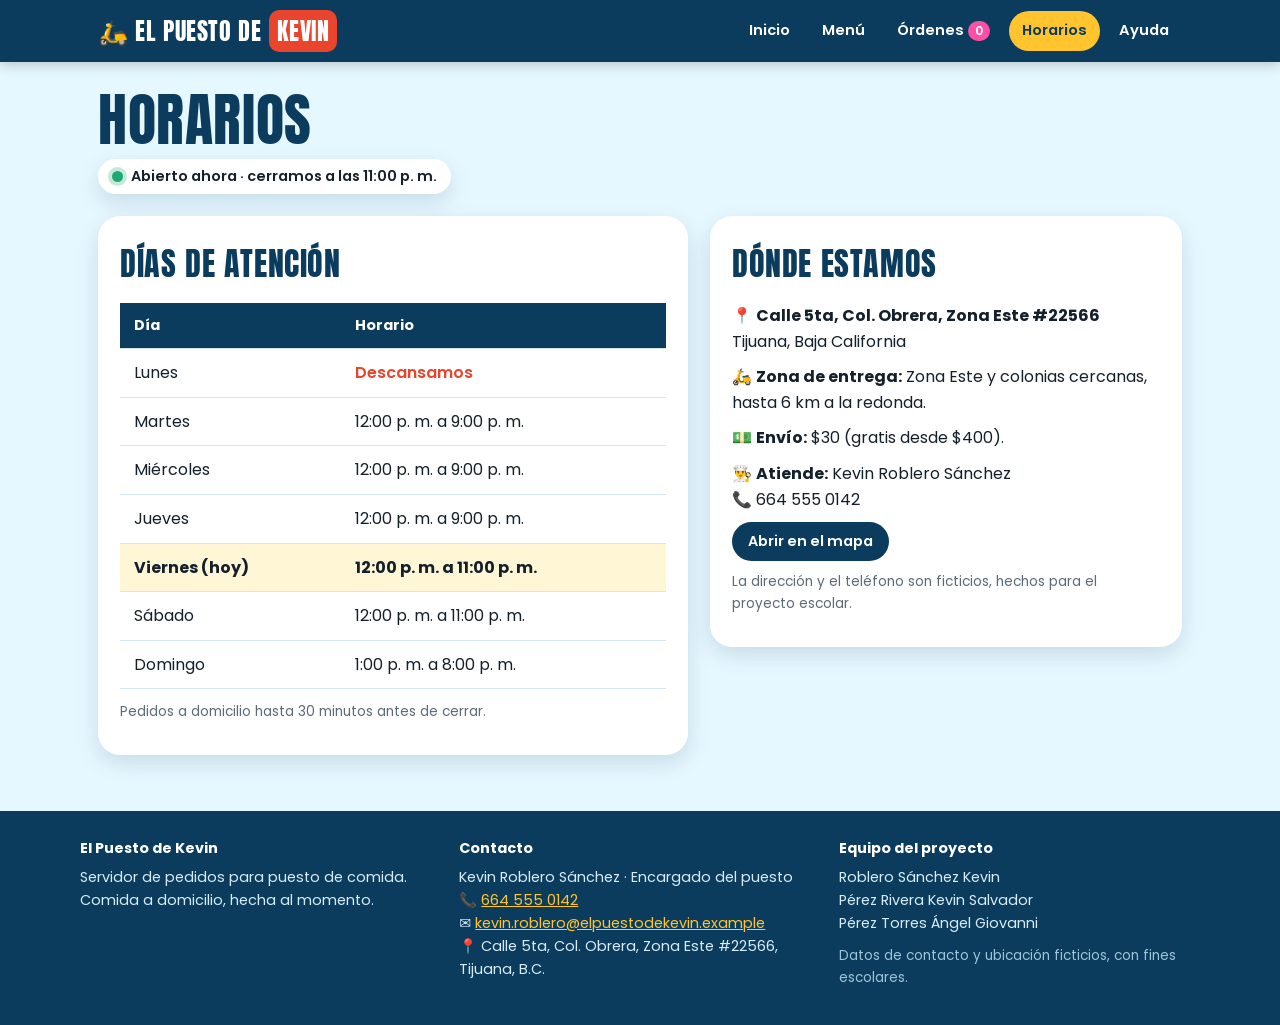
<file: horarios.html>
<!DOCTYPE html>
<html lang="es">
<head>
  <meta charset="utf-8">
  <meta name="viewport" content="width=device-width, initial-scale=1">
  <title>Horarios | El Puesto de Kevin</title>
  <meta name="description" content="Días y horas de atención del puesto, y cómo llegar.">
  <link rel="icon" href="data:image/svg+xml,<svg xmlns='http://www.w3.org/2000/svg' viewBox='0 0 100 100'><text y='.9em' font-size='90'>🕒</text></svg>">
  <link rel="preconnect" href="https://fonts.googleapis.com">
  <link rel="preconnect" href="https://fonts.gstatic.com" crossorigin>
  <link href="https://fonts.googleapis.com/css2?family=Anton&family=Poppins:wght@400;500;600;700&display=swap" rel="stylesheet">
  <link rel="stylesheet" href="estilos.css">
</head>
<body data-page="horarios">
  <div id="nav"></div>
  <main>
    <h1>Horarios</h1>
    <p style="margin:8px 0 22px"><span class="pill js-estado"><i></i>Revisando horario…</span></p>
    <div class="cols">
      <div class="panel">
        <h2>Días de atención</h2>
        <table>
          <thead><tr><th scope="col">Día</th><th scope="col">Horario</th></tr></thead>
          <tbody id="tabla"></tbody>
        </table>
        <p class="nota" style="margin-top:12px">Pedidos a domicilio hasta 30 minutos antes de cerrar.</p>
      </div>
      <div class="panel">
        <h2>Dónde estamos</h2>
        <p>📍 <strong>Calle 5ta, Col. Obrera, Zona Este #22566</strong><br>Tijuana, Baja California</p>
        <p>🛵 <strong>Zona de entrega:</strong> Zona Este y colonias cercanas, hasta 6 km a la redonda.</p>
        <p>💵 <strong>Envío:</strong> $30 (gratis desde $400).</p>
        <p>👨‍🍳 <strong>Atiende:</strong> Kevin Roblero Sánchez<br>📞 664 555 0142</p>
        <p><a class="btn" id="mapa" target="_blank" rel="noopener" href="#">Abrir en el mapa</a></p>
        <p class="nota">La dirección y el teléfono son ficticios, hechos para el proyecto escolar.</p>
      </div>
    </div>
  </main>
  <div id="pie"></div>
  <noscript><p style="padding:20px;text-align:center">Esta página necesita JavaScript para funcionar.</p></noscript>
  <script src="app.js"></script>
</body>
</html>
</file>
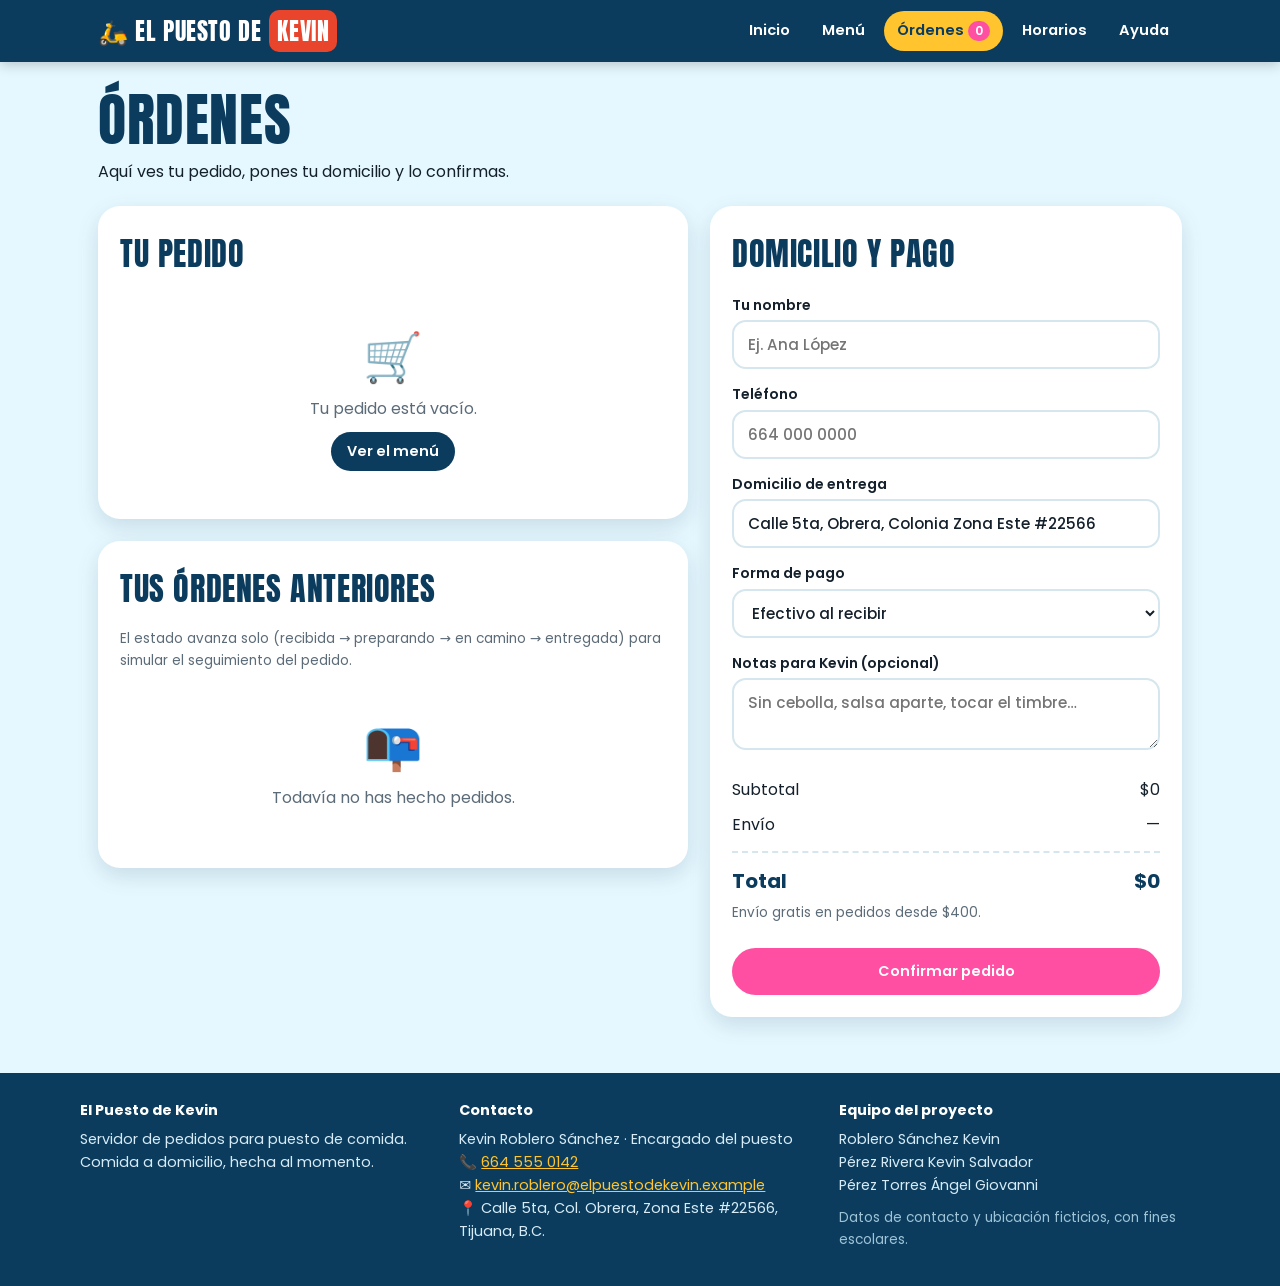
<file: ordenes.html>
<!DOCTYPE html>
<html lang="es">
<head>
  <meta charset="utf-8">
  <meta name="viewport" content="width=device-width, initial-scale=1">
  <title>Órdenes | El Puesto de Kevin</title>
  <meta name="description" content="Revisa tu pedido, captura tu domicilio y confirma tu orden.">
  <link rel="icon" href="data:image/svg+xml,<svg xmlns='http://www.w3.org/2000/svg' viewBox='0 0 100 100'><text y='.9em' font-size='90'>🧾</text></svg>">
  <link rel="preconnect" href="https://fonts.googleapis.com">
  <link rel="preconnect" href="https://fonts.gstatic.com" crossorigin>
  <link href="https://fonts.googleapis.com/css2?family=Anton&family=Poppins:wght@400;500;600;700&display=swap" rel="stylesheet">
  <link rel="stylesheet" href="estilos.css">
</head>
<body data-page="ordenes">
  <div id="nav"></div>
  <main>
    <h1>Órdenes</h1>
    <p style="margin:8px 0 22px">Aquí ves tu pedido, pones tu domicilio y lo confirmas.</p>

    <div class="ok" id="confirmacion" hidden></div>

    <div class="cols">
      <div>
        <div class="panel">
          <h2>Tu pedido</h2>
          <div id="carrito"></div>
        </div>
        <div class="panel" style="margin-top:22px">
          <h2>Tus órdenes anteriores</h2>
          <p class="nota">El estado avanza solo (recibida → preparando → en camino → entregada) para simular el seguimiento del pedido.</p>
          <div id="historial"></div>
        </div>
      </div>

      <form class="panel" id="form" aria-labelledby="t-entrega">
        <h2 id="t-entrega">Domicilio y pago</h2>
        <div class="campo"><label for="cliente">Tu nombre</label><input id="cliente" required autocomplete="name" placeholder="Ej. Ana López"></div>
        <div class="campo"><label for="tel">Teléfono</label><input id="tel" type="tel" required autocomplete="tel" placeholder="664 000 0000" pattern="[0-9 +()-]{8,}"></div>
        <div class="campo"><label for="domicilio">Domicilio de entrega</label><input id="domicilio" required autocomplete="street-address" placeholder="Calle, colonia y número"></div>
        <div class="campo"><label for="pago">Forma de pago</label>
          <select id="pago"><option>Efectivo al recibir</option><option>Transferencia</option><option>Tarjeta contra entrega</option></select></div>
        <div class="campo"><label for="notas">Notas para Kevin (opcional)</label><textarea id="notas" rows="2" placeholder="Sin cebolla, salsa aparte, tocar el timbre…"></textarea></div>
        <div id="resumen"></div>
        <button class="btn rosa" id="confirmar" type="submit" style="width:100%;margin-top:14px;padding:13px">Confirmar pedido</button>
      </form>
    </div>
  </main>
  <div id="pie"></div>
  <noscript><p style="padding:20px;text-align:center">Esta página necesita JavaScript para funcionar.</p></noscript>
  <script src="app.js"></script>
</body>
</html>
</file>
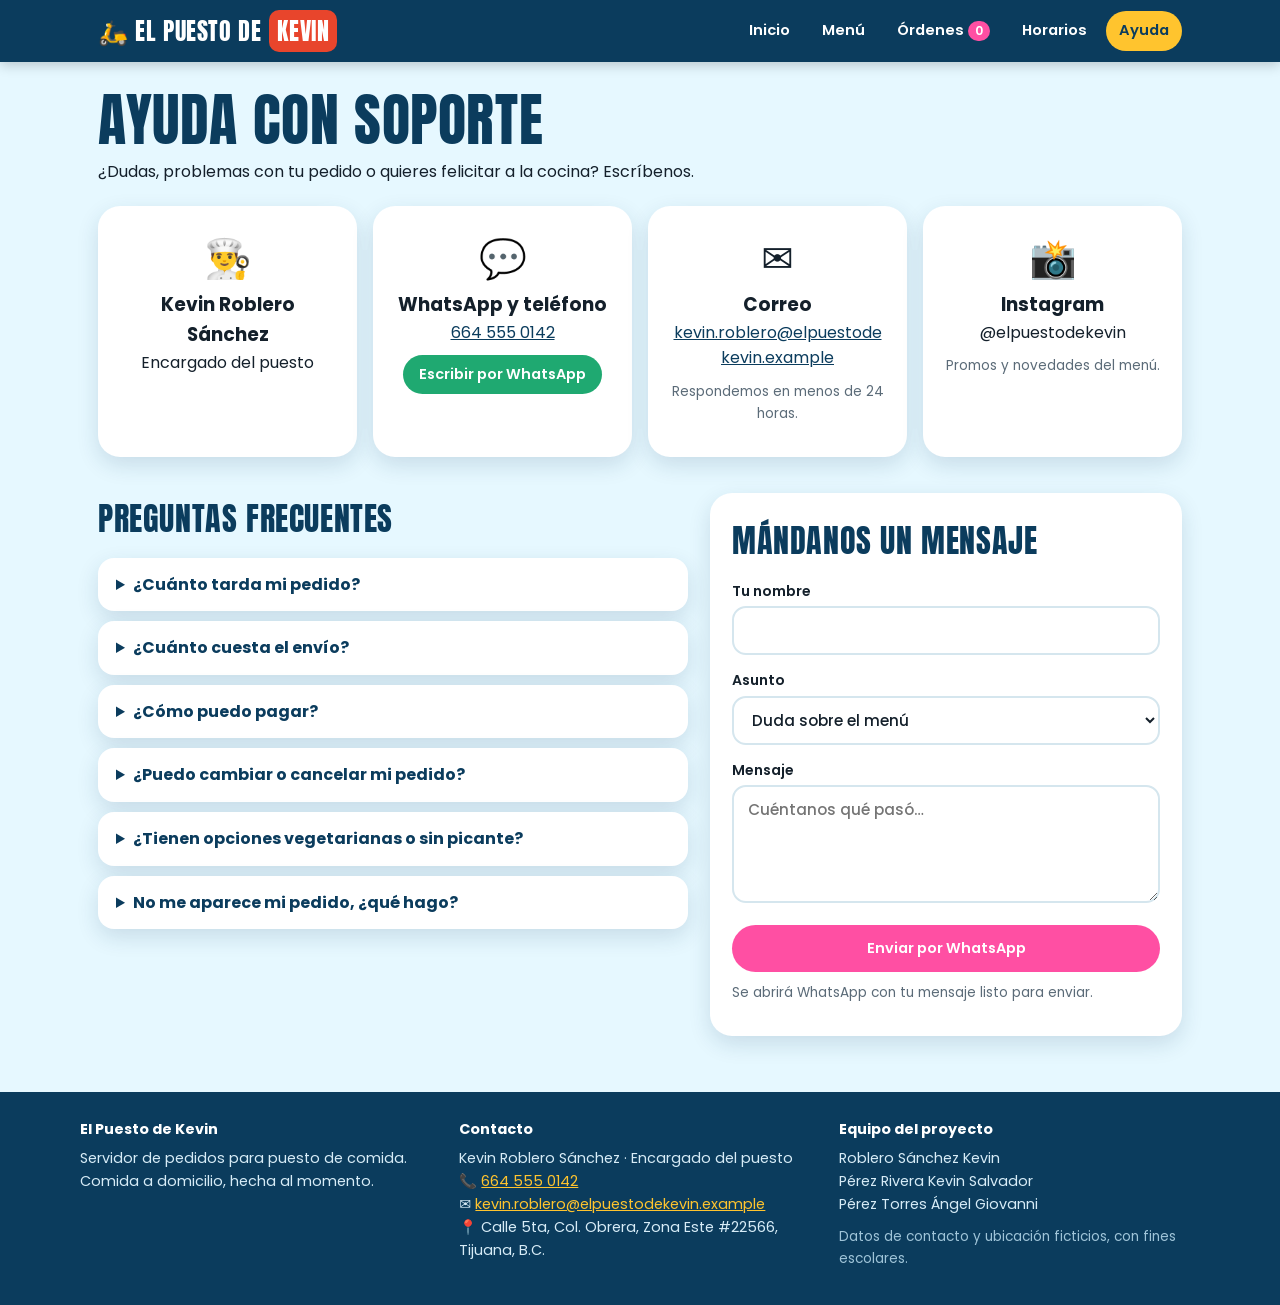
<file: soporte.html>
<!DOCTYPE html>
<html lang="es">
<head>
  <meta charset="utf-8">
  <meta name="viewport" content="width=device-width, initial-scale=1">
  <title>Ayuda y soporte | El Puesto de Kevin</title>
  <meta name="description" content="Preguntas frecuentes y contacto con Kevin Roblero Sánchez.">
  <link rel="icon" href="data:image/svg+xml,<svg xmlns='http://www.w3.org/2000/svg' viewBox='0 0 100 100'><text y='.9em' font-size='90'>🛟</text></svg>">
  <link rel="preconnect" href="https://fonts.googleapis.com">
  <link rel="preconnect" href="https://fonts.gstatic.com" crossorigin>
  <link href="https://fonts.googleapis.com/css2?family=Anton&family=Poppins:wght@400;500;600;700&display=swap" rel="stylesheet">
  <link rel="stylesheet" href="estilos.css">
</head>
<body data-page="soporte">
  <div id="nav"></div>
  <main>
    <h1>Ayuda con soporte</h1>
    <p style="margin:8px 0 22px">¿Dudas, problemas con tu pedido o quieres felicitar a la cocina? Escríbenos.</p>

    <div class="contactos">
      <div class="panel"><div class="em">👨‍🍳</div><h3>Kevin Roblero Sánchez</h3><p>Encargado del puesto</p></div>
      <div class="panel"><div class="em">💬</div><h3>WhatsApp y teléfono</h3><p><a href="tel:+526645550142">664 555 0142</a></p><a class="btn verde" target="_blank" rel="noopener" href="https://wa.me/526645550142">Escribir por WhatsApp</a></div>
      <div class="panel"><div class="em">✉️</div><h3>Correo</h3><p><a href="mailto:kevin.roblero@elpuestodekevin.example">kevin.roblero@elpuestodekevin.example</a></p><p class="nota">Respondemos en menos de 24 horas.</p></div>
      <div class="panel"><div class="em">📸</div><h3>Instagram</h3><p>@elpuestodekevin</p><p class="nota">Promos y novedades del menú.</p></div>
    </div>

    <div class="cols" style="margin-top:36px">
      <section style="margin-top:0">
        <h2>Preguntas frecuentes</h2>
        <details><summary>¿Cuánto tarda mi pedido?</summary><p>Normalmente entre 25 y 40 minutos, según lo que pidas y qué tan lejos estés. Los viernes y sábados por la noche puede tardar un poco más.</p></details>
        <details><summary>¿Cuánto cuesta el envío?</summary><p>$30 pesos. Si tu pedido llega a $400 o más, el envío va por nuestra cuenta.</p></details>
        <details><summary>¿Cómo puedo pagar?</summary><p>En efectivo al recibir, por transferencia o con tarjeta contra entrega. Avísanos al hacer el pedido si necesitas cambio.</p></details>
        <details><summary>¿Puedo cambiar o cancelar mi pedido?</summary><p>Sí, siempre que todavía esté en estado “Recibida” o “Preparando”. Escríbenos por WhatsApp con tu folio.</p></details>
        <details><summary>¿Tienen opciones vegetarianas o sin picante?</summary><p>Claro. En el menú busca la etiqueta <strong>Vegetariano</strong> o escribe “vegetariano” en el buscador. Si algo pica, tiene la etiqueta <strong>Picante</strong>.</p></details>
        <details><summary>No me aparece mi pedido, ¿qué hago?</summary><p>El historial se guarda en tu navegador. Si cambiaste de celular, abriste modo incógnito o borraste los datos del navegador, no lo verás. Escríbenos con tu nombre y te ayudamos.</p></details>
      </section>

      <form class="panel" id="form-soporte">
        <h2>Mándanos un mensaje</h2>
        <div class="campo"><label for="s-nombre">Tu nombre</label><input id="s-nombre" required autocomplete="name"></div>
        <div class="campo"><label for="s-asunto">Asunto</label>
          <select id="s-asunto"><option>Duda sobre el menú</option><option>Problema con mi pedido</option><option>Cambiar o cancelar un pedido</option><option>Sugerencia</option><option>Otro</option></select></div>
        <div class="campo"><label for="s-msg">Mensaje</label><textarea id="s-msg" rows="4" required placeholder="Cuéntanos qué pasó…"></textarea></div>
        <button class="btn rosa" type="submit" style="width:100%;padding:13px">Enviar por WhatsApp</button>
        <p class="nota" style="margin-top:10px">Se abrirá WhatsApp con tu mensaje listo para enviar.</p>
      </form>
    </div>
  </main>
  <div id="pie"></div>
  <noscript><p style="padding:20px;text-align:center">Esta página necesita JavaScript para funcionar.</p></noscript>
  <script src="app.js"></script>
</body>
</html>
</file>
<file: estilos.css>
/* El Puesto de Kevin — estilos compartidos */
:root{
  --azul:#3ec9ff; --azul-claro:#e6f8ff; --azul-osc:#0b3c5d;
  --rosa:#ff4fa3; --amarillo:#ffc42e; --naranja:#e8452c; --verde:#1fa971;
  --blanco:#fff; --texto:#14202b; --gris:#5b6b78; --linea:#d5e6ee;
  --radio:22px; --sombra:0 8px 22px rgba(11,60,93,.14);
}
*{box-sizing:border-box;margin:0;padding:0}
html{scroll-behavior:smooth}
body{font-family:'Poppins',system-ui,-apple-system,'Segoe UI',sans-serif;background:var(--azul-claro);color:var(--texto);line-height:1.6;min-height:100vh;display:flex;flex-direction:column}
main{flex:1;width:100%;max-width:1120px;margin:0 auto;padding:28px 18px 56px}
h1,h2,.logo,.gran span{font-family:'Anton','Impact','Arial Narrow',sans-serif;font-weight:400;letter-spacing:.6px;text-transform:uppercase}
h1{font-size:clamp(2.2rem,6vw,3.6rem);line-height:1.05;color:var(--azul-osc)}
h2{font-size:clamp(1.5rem,3.6vw,2rem);color:var(--azul-osc);margin-bottom:14px}
p{margin-bottom:10px}
a{color:var(--azul-osc)}
img{max-width:100%;display:block}
:focus-visible{outline:3px solid var(--rosa);outline-offset:2px}

/* Barra superior */
.topbar{position:sticky;top:0;z-index:20;background:var(--azul-osc);color:#fff;box-shadow:0 3px 12px rgba(0,0,0,.2)}
.topbar .in{max-width:1120px;margin:0 auto;padding:10px 18px;display:flex;align-items:center;gap:14px;flex-wrap:wrap}
.logo{font-size:1.5rem;color:#fff;text-decoration:none;margin-right:auto;display:flex;align-items:center;gap:8px}
.logo b{background:var(--naranja);border-radius:10px;padding:2px 8px;font-weight:400}
.topbar nav{display:flex;gap:6px;flex-wrap:wrap}
.topbar nav a{color:#fff;text-decoration:none;padding:8px 13px;border-radius:999px;font-weight:600;font-size:.92rem}
.topbar nav a:hover{background:rgba(255,255,255,.16)}
.topbar nav a.on{background:var(--amarillo);color:var(--azul-osc)}
.badge{display:inline-block;min-width:22px;padding:0 6px;margin-left:4px;border-radius:999px;background:var(--rosa);color:#fff;font-size:.78rem;text-align:center}

/* Portada */
.hero{background:var(--azul);border:4px dashed var(--azul-osc);border-radius:28px;padding:clamp(20px,4vw,40px);position:relative;overflow:hidden;margin-bottom:34px}
.hero::after{content:"";position:absolute;right:-60px;bottom:-60px;width:220px;height:220px;border-radius:50%;background:var(--rosa);opacity:.9}
.hero::before{content:"";position:absolute;right:50px;bottom:-30px;width:120px;height:120px;border-radius:50%;background:var(--amarillo)}
.hero>*{position:relative;z-index:1}
.hero .sub{font-size:1.1rem;color:var(--azul-osc);font-weight:500;margin:10px 0 16px;max-width:560px}
.pill{display:inline-flex;align-items:center;gap:8px;background:#fff;border-radius:999px;padding:6px 14px;font-weight:600;font-size:.9rem;box-shadow:var(--sombra)}
.pill i{width:11px;height:11px;border-radius:50%;background:var(--gris)}
.pill.abierto i{background:var(--verde);box-shadow:0 0 0 4px rgba(31,169,113,.25)}
.pill.cerrado i{background:var(--naranja)}
.grandes{display:grid;gap:14px;margin-top:24px;grid-template-columns:1fr 1fr;max-width:640px}
.gran{background:#fff;border-radius:26px;text-decoration:none;color:var(--azul-osc);padding:20px;text-align:center;box-shadow:var(--sombra);transition:transform .15s}
.gran:hover{transform:translateY(-3px) rotate(-.4deg)}
.gran span{display:block;font-size:clamp(1.3rem,3.4vw,1.9rem)}
.gran small{display:block;color:var(--gris);font-weight:500;margin-top:2px}
.gran.ancha{grid-column:1/-1}
.gran.mini span{font-size:1.15rem}

/* Secciones y tarjetas */
section{margin-top:40px}
.grid{display:grid;gap:18px;grid-template-columns:repeat(auto-fill,minmax(235px,1fr))}
.card{background:#fff;border-radius:var(--radio);overflow:hidden;box-shadow:var(--sombra);display:flex;flex-direction:column;position:relative}
.card .media{height:150px;background:linear-gradient(135deg,#fff3c4,#ffd6ea);position:relative;overflow:hidden;flex:none}
.card .media img{position:absolute;inset:0;width:100%;height:100%;object-fit:cover}
.card .emoji{height:100%;display:grid;place-items:center;font-size:4.2rem}
.card .body{padding:14px 16px 16px;display:flex;flex-direction:column;gap:6px;flex:1}
.card h3{font-family:inherit;text-transform:none;font-weight:700;font-size:1.05rem;color:var(--azul-osc)}
.card p{color:var(--gris);font-size:.88rem;margin:0;flex:1}
.fila{display:flex;align-items:center;justify-content:space-between;gap:10px;margin-top:6px}
.precio{font-size:1.25rem;color:var(--naranja)}
.tag{position:absolute;top:10px;left:10px;z-index:2;background:var(--naranja);color:#fff;font-size:.72rem;font-weight:700;padding:3px 10px;border-radius:999px}
.btn{border:0;cursor:pointer;background:var(--azul-osc);color:#fff;font:600 .9rem 'Poppins',sans-serif;padding:9px 16px;border-radius:999px;text-decoration:none;display:inline-block;transition:background .15s,transform .1s}
.btn:hover{background:#0f5784}
.btn:active{transform:scale(.97)}
.btn.rosa{background:var(--rosa)} .btn.rosa:hover{background:#e63b8f}
.btn.verde{background:var(--verde)} .btn.verde:hover{background:#17875a}
.btn.claro{background:#fff;color:var(--azul-osc);border:2px solid var(--azul-osc)}
.btn.chico{padding:5px 11px;font-size:.82rem}

/* Filtros */
.filtros{display:flex;gap:10px;flex-wrap:wrap;align-items:center;margin-bottom:20px}
.chips{display:flex;gap:8px;flex-wrap:wrap}
.chip{border:2px solid var(--azul-osc);background:#fff;color:var(--azul-osc);font:600 .88rem 'Poppins',sans-serif;padding:7px 14px;border-radius:999px;cursor:pointer}
.chip.on{background:var(--azul-osc);color:#fff}
input,select,textarea{font:500 .95rem 'Poppins',sans-serif;padding:11px 14px;border:2px solid var(--linea);border-radius:14px;background:#fff;width:100%;color:var(--texto)}
input:focus,select:focus,textarea:focus{border-color:var(--azul);outline:none}
.buscar{max-width:280px;margin-left:auto}
label{font-weight:600;font-size:.88rem;display:block;margin-bottom:4px}
.campo{margin-bottom:14px}
.dos{display:grid;gap:14px;grid-template-columns:1fr 1fr}

/* Paneles, carrito, resumen */
.panel{background:#fff;border-radius:var(--radio);padding:22px;box-shadow:var(--sombra)}
.cols{display:grid;gap:22px;grid-template-columns:1.25fr 1fr;align-items:start}
.item{display:grid;grid-template-columns:auto 1fr auto;gap:12px;align-items:center;padding:12px 0;border-bottom:1px solid var(--linea)}
.item:last-child{border-bottom:0}
.item .em{font-size:2rem}
.item small{color:var(--gris)}
.qty{display:flex;align-items:center;gap:8px}
.qty button{width:30px;height:30px;border-radius:50%;border:2px solid var(--azul-osc);background:#fff;font-weight:700;cursor:pointer;color:var(--azul-osc)}
.linea{display:flex;justify-content:space-between;padding:5px 0}
.linea.total{font-size:1.25rem;font-weight:700;border-top:2px dashed var(--linea);margin-top:8px;padding-top:12px;color:var(--azul-osc)}
.vacio{text-align:center;padding:26px 10px;color:var(--gris)}
.vacio .em{font-size:3rem}
.nota{font-size:.85rem;color:var(--gris)}
.ok{background:#e6f8ef;border:2px solid var(--verde);border-radius:var(--radio);padding:18px 20px;margin-bottom:22px}
.orden{border:2px solid var(--linea);border-radius:18px;padding:14px 16px;margin-bottom:12px}
.orden header{display:flex;justify-content:space-between;gap:10px;flex-wrap:wrap;font-weight:700;color:var(--azul-osc)}
.estado{background:var(--amarillo);border-radius:999px;padding:2px 12px;font-size:.82rem;color:var(--azul-osc)}
.orden ul{margin:8px 0 8px 20px;font-size:.92rem}

/* Horarios */
table{width:100%;border-collapse:collapse}
th,td{padding:11px 14px;text-align:left;border-bottom:1px solid var(--linea)}
th{background:var(--azul-osc);color:#fff;font-size:.9rem}
tr.hoy td{background:#fff6d6;font-weight:700}
.cerrado-td{color:var(--naranja);font-weight:600}

/* Soporte */
.contactos{display:grid;gap:16px;grid-template-columns:repeat(auto-fit,minmax(230px,1fr))}
.contactos .panel{text-align:center}
.contactos .em{font-size:2.4rem}
.contactos a:not(.btn){overflow-wrap:anywhere}
details{background:#fff;border-radius:16px;padding:14px 18px;margin-bottom:10px;box-shadow:var(--sombra)}
summary{cursor:pointer;font-weight:700;color:var(--azul-osc)}
details p{margin:10px 0 0;color:var(--gris)}

/* Pie y avisos */
footer{background:var(--azul-osc);color:#d7ecf7;padding:26px 18px;font-size:.9rem}
footer .in{max-width:1120px;margin:0 auto;display:grid;gap:18px;grid-template-columns:repeat(auto-fit,minmax(240px,1fr))}
footer h4{color:#fff;margin-bottom:6px}
footer a{color:var(--amarillo)}
.toast{position:fixed;left:50%;bottom:24px;transform:translate(-50%,120px);background:var(--azul-osc);color:#fff;padding:12px 20px;border-radius:999px;font-weight:600;box-shadow:var(--sombra);transition:transform .3s;z-index:50}
.toast.on{transform:translate(-50%,0)}

@media (max-width:760px){
  .cols{grid-template-columns:1fr}
  .grandes{grid-template-columns:1fr}
  .dos{grid-template-columns:1fr}
  .buscar{max-width:none;margin-left:0;width:100%}
  .topbar .in{justify-content:center}
  .logo{margin-right:0}
}
@media (prefers-reduced-motion:reduce){*{transition:none!important;scroll-behavior:auto!important}}
@media print{.topbar,footer,.btn{display:none}}
</file>
